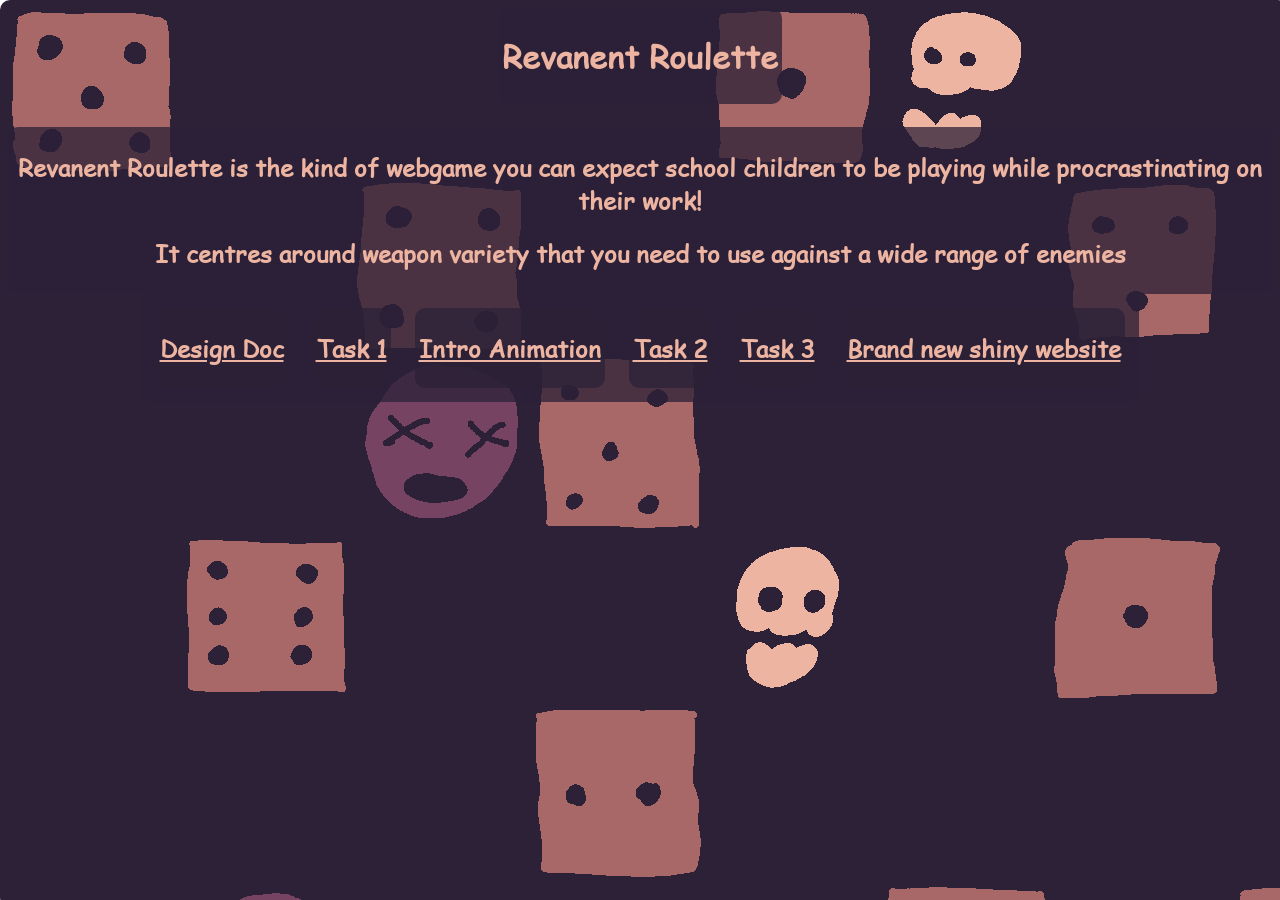
<file: index.html>
<!DOCTYPE html>
<html lang="en">
<head>
  <style type="text/css">BODY {overflow-x: hidden;}</style>
    <meta charset="UTF-8">
    <meta name="viewport" content="width=device-width, initial-scale=1.0">
    <title>Website</title>
    <link href="./reference/style.css" rel="stylesheet" type="text/css" media="all">
</head>
<body>
    <div class="bg"></div>
    <div class="tilt"><h1>Revanent Roulette</h1></div>
    <br>

    <div><h2>Revanent Roulette is the kind of webgame you can expect school children to be playing while procrastinating on their work!</h2>
    <h2>It centres around weapon variety that you need to use against a wide range of enemies</h2></div>

      <div class="container" style="display: flex; gap: 4px; align-items: flex-start;">
        <div class="span"> <a href="https://docs.google.com/document/d/1i05LZ6_iq0qqceXg2ZMIUScMhoUi9beCXJcJxLMRR4E/edit?usp=sharing" target="_blank"><h2>Design Doc</h2></a> </div>
        <div class="span"> <a href="task1.html" ><h2>Task 1</h2></a> </div>
        <div class="span"> <a href="intro.html" ><h2>Intro Animation</h2></a> </div>
        <div class="span"> <a href="task2.html" ><h2>Task 2</h2></a> </div>
        <div class="span"> <a href="https://docs.google.com/document/d/15y0MS5LcEENQ6ZeCNevjPzsUtiJtOElLWssnUKHwCOA" target="_blank"><h2>Task 3</h2></a> </div>
        <div class="span"> <a href="https://taka-school.neocities.org" target="_blank"><h2>Brand new shiny website</h2></a> </div>
      </div>

</body>
</html>
</file>
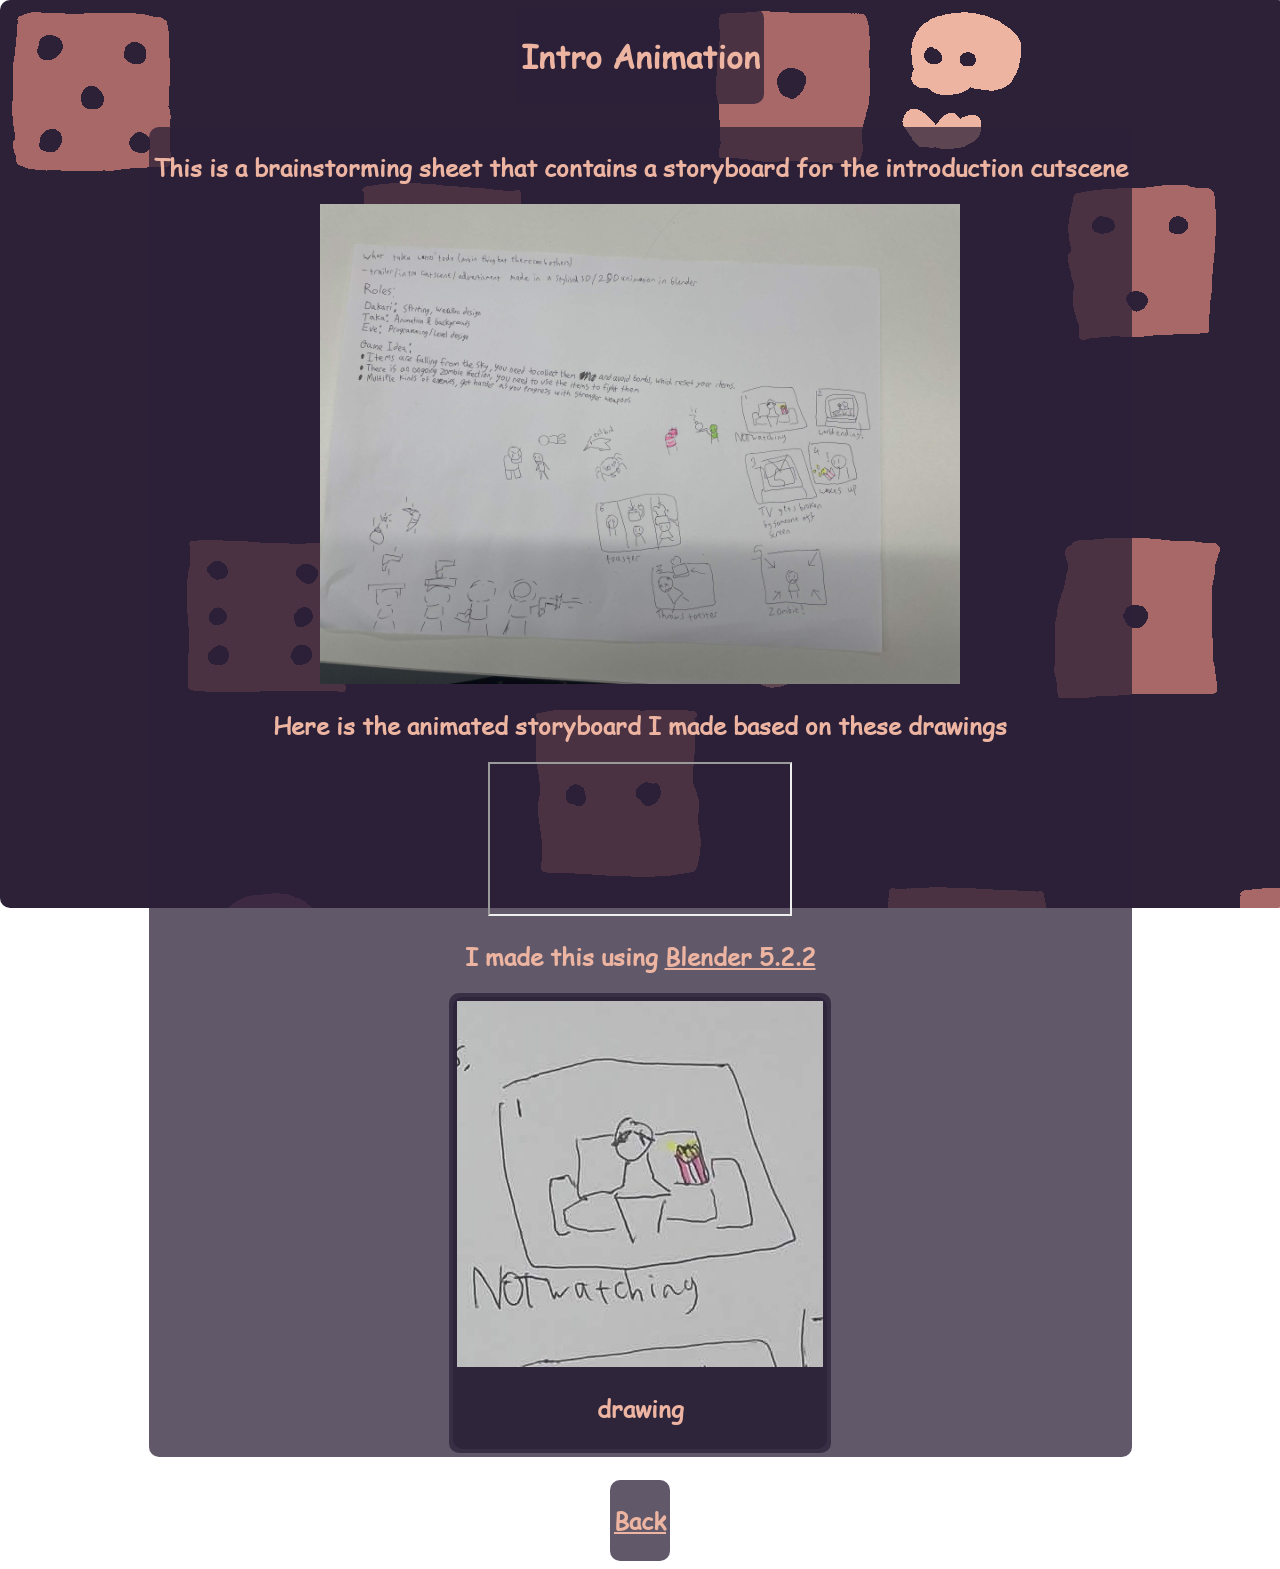
<file: intro.html>
<!DOCTYPE html>
<html lang="en">
<head>
  <style type="text/css">BODY {overflow-x: hidden;}</style>
    <meta charset="UTF-8">
    <meta name="viewport" content="width=device-width, initial-scale=1.0">
    <title>Intro</title>
    <link href="./reference/style.css" rel="stylesheet" type="text/css" media="all">
</head>
<body>
    <div class="bg"></div>
    <div class="tilt"><h1>Intro Animation</h1></div><br>

    <div><h2>This is a brainstorming sheet that contains a storyboard for the introduction cutscene</h2>
    <img src="/intro/IMG_1576.jpg" style="max-width: 640px;">
    <h2>Here is the animated storyboard I made based on these drawings</h2>
    <iframe src="https://drive.google.com/file/d/1GicbIi9w_o-rorWBOdK-TIUGvh6pI1pT/preview" width="640*2" height="360*2"></iframe>
    <h2>I made this using <a href="https://blender.org/download/", class="span">Blender 5.2.2</a></h2>
    <div class="nav-container"><div><img src="/intro/panel1.jpg" style="width: auto;"><h2>drawing</h2></div></div>
      </div>

        <br><div class="span"> <a href="index.html" ><h2>Back</h2></a> </div>
</body>
</html>
</file>
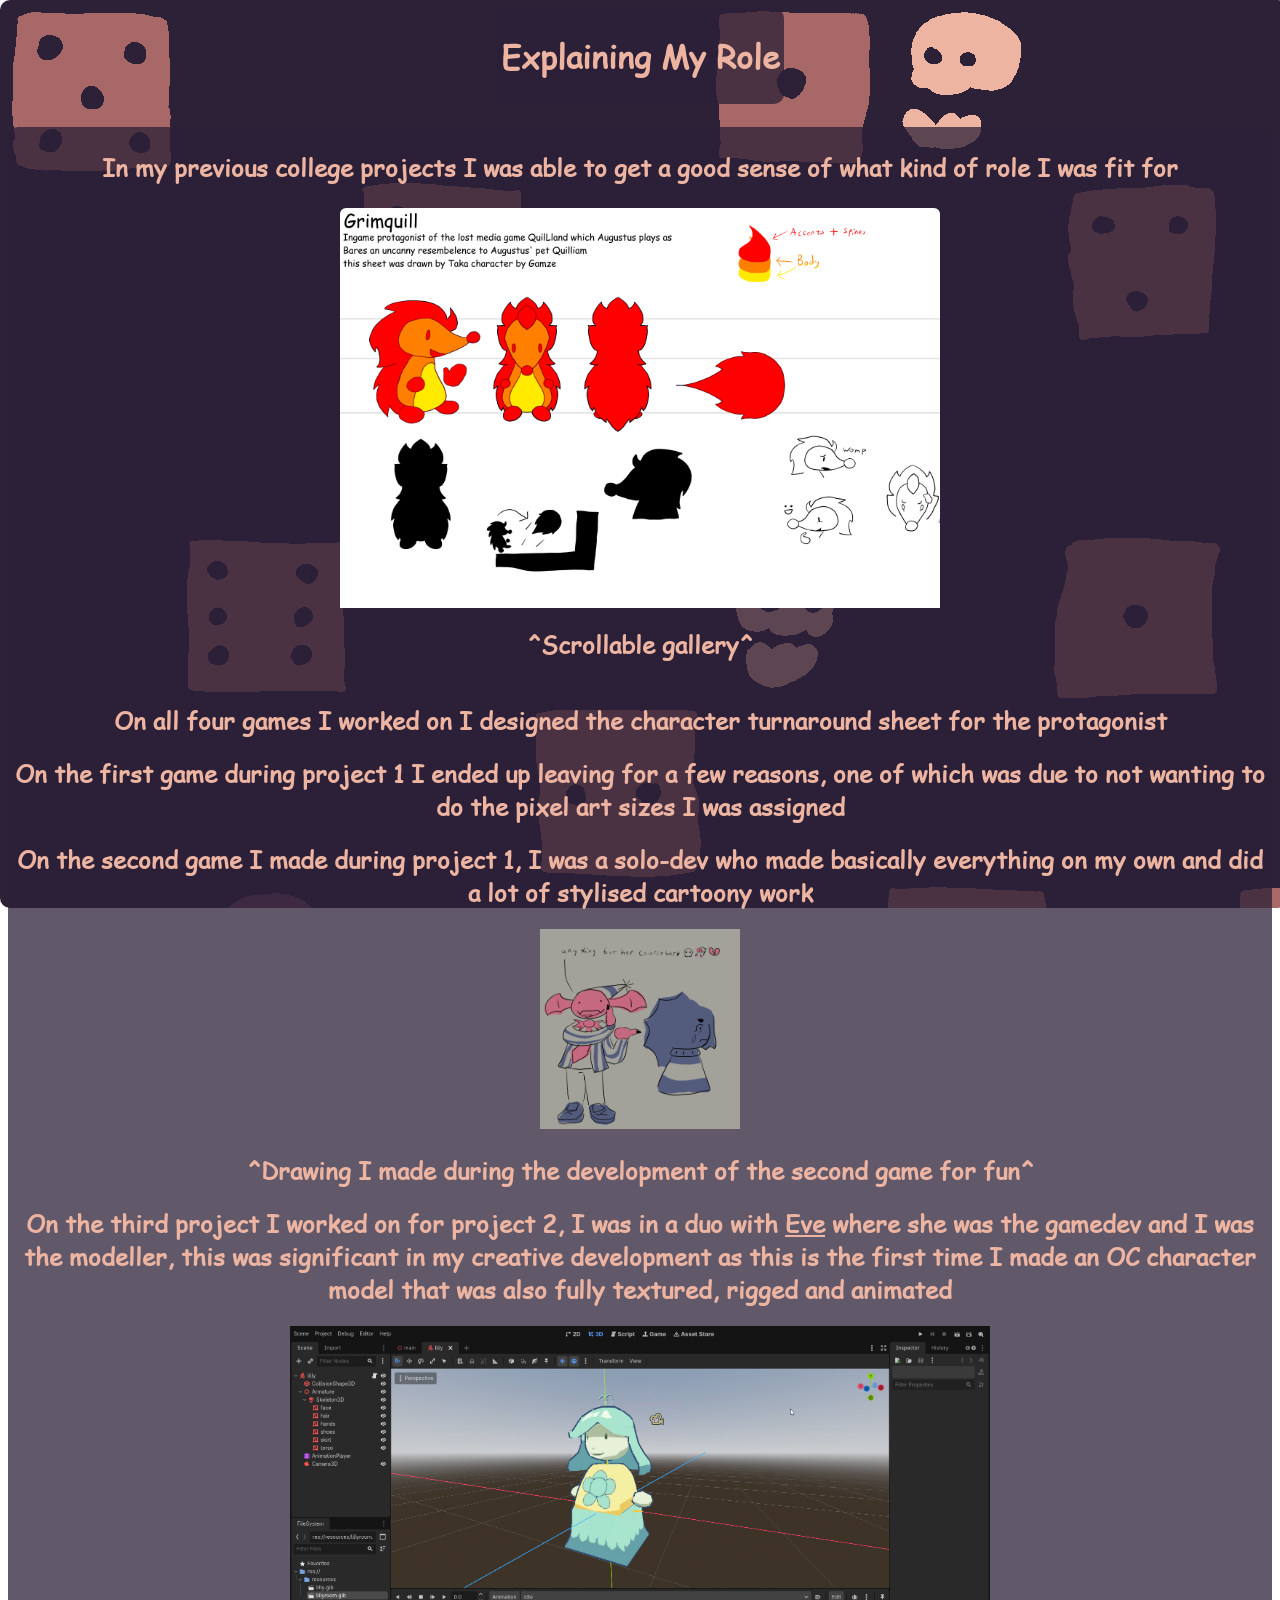
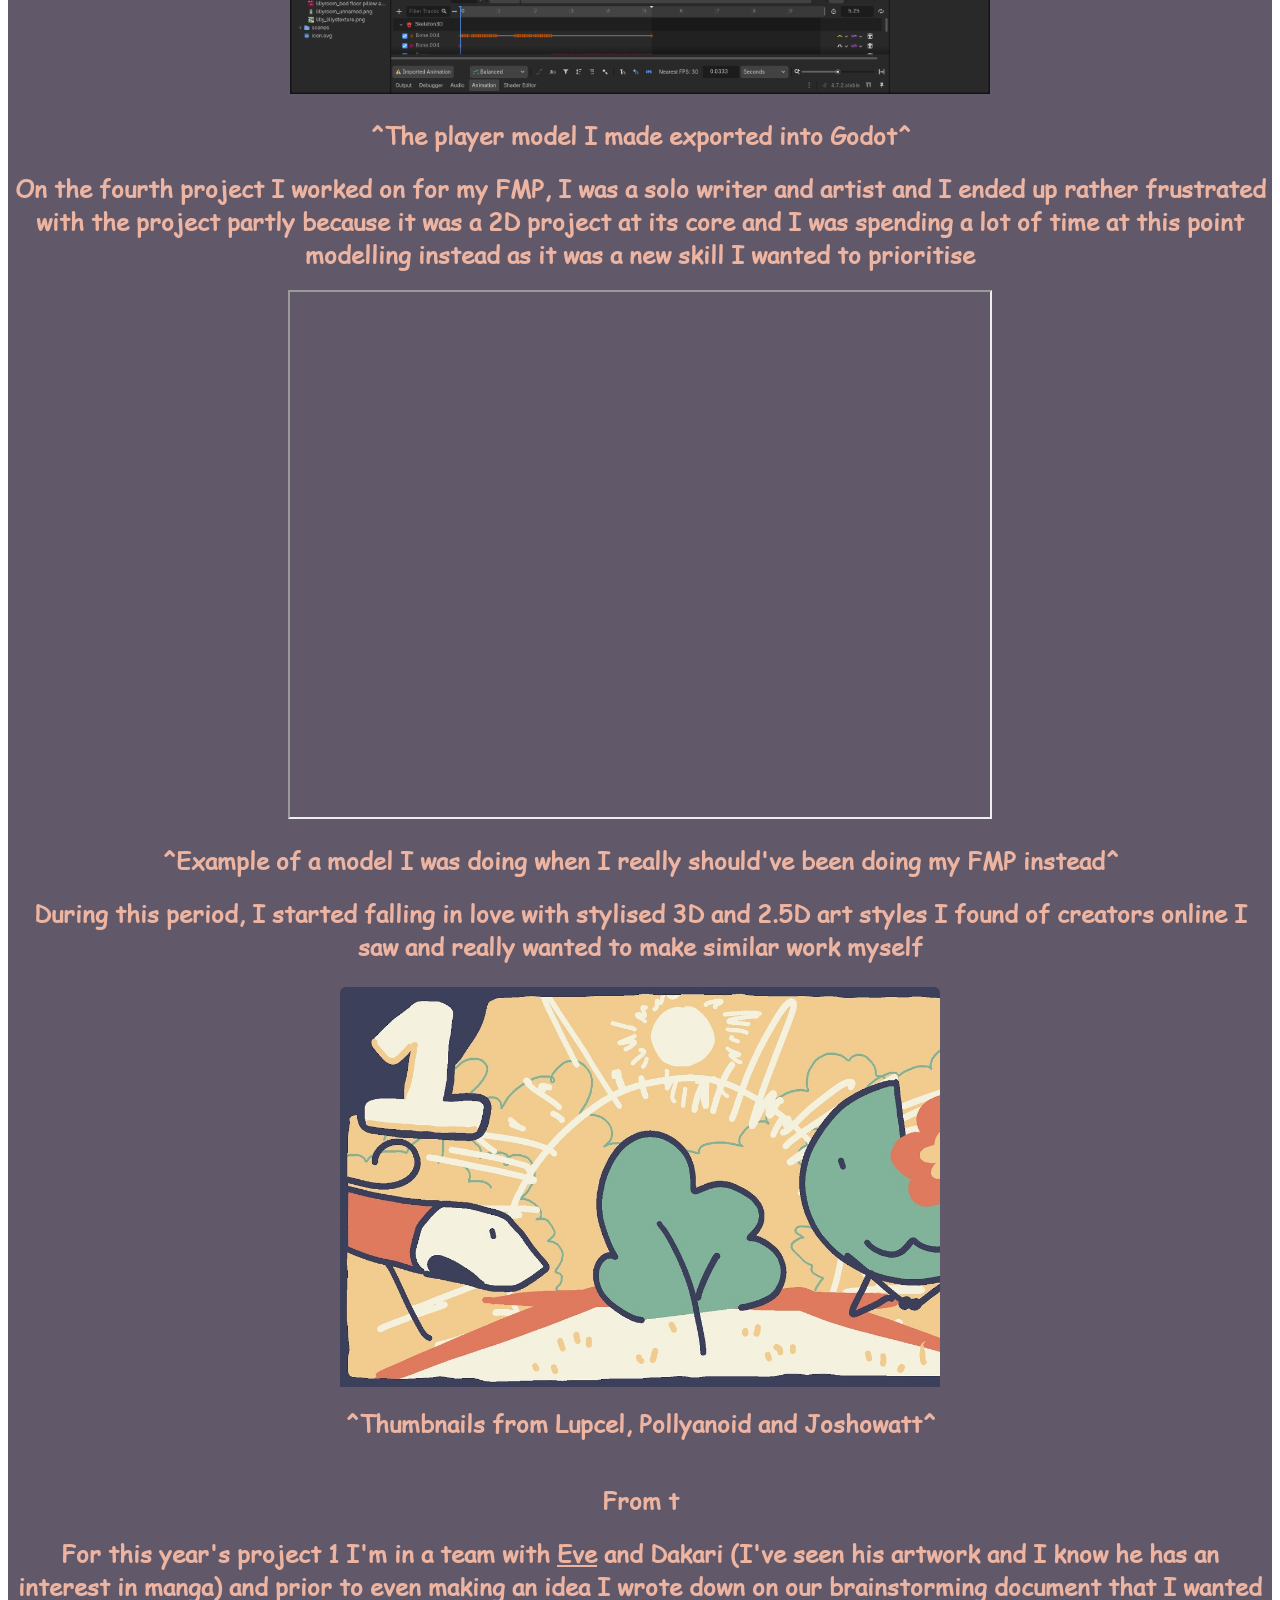
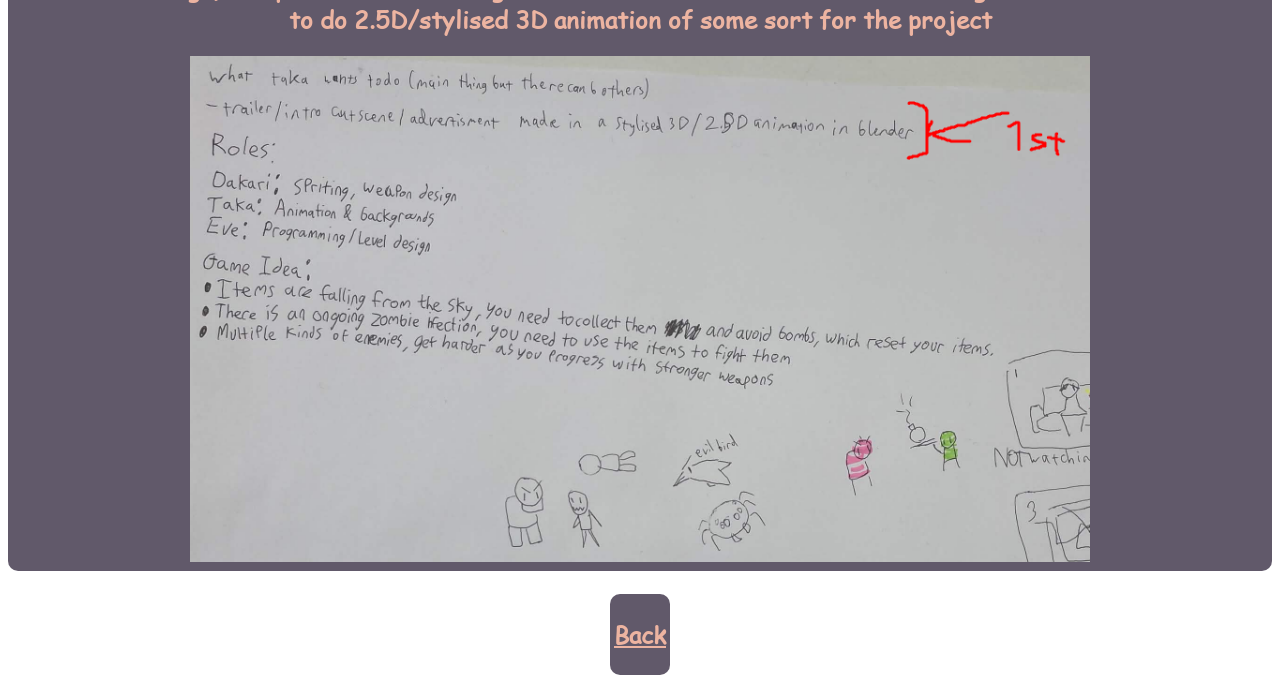
<file: role.html>
<!DOCTYPE html>
<html lang="en">
<head>
  <style type="text/css">BODY {overflow-x: hidden;}</style>
    <meta charset="UTF-8">
    <meta name="viewport" content="width=device-width, initial-scale=1.0">
    <title>My Role</title>
    <link href="./reference/style.css" rel="stylesheet" type="text/css" media="all">
</head>
<body>
    <div class="bg"></div>
    <div class="tilt"><h1>Explaining My Role</h1></div><br>

    <div style="max-width: 300;"><h2>In my previous college projects I was able to get a good sense of what kind of role I was fit for</h2>
    <div class="scroll-container">
      <img src="role/Grimquill.png">
      <img src="role/batcharactersheet.png">
      <img src="role/batspritesheet.png">
      <img src="role/lillysheet.png">
      <img src="role/unnamed.png">
      <img src="role/davi.png">
      <h2>^Scrollable gallery^</h2>
    </div>
    <h2>On all four games I worked on I designed the character turnaround sheet for the protagonist</h2>
    <h2>On the first game during project 1 I ended up leaving for a few reasons, one of which was due to not wanting to do the pixel art sizes I was assigned</h2>
    <h2>On the second game I made during project 1, I was a solo-dev who made basically everything on my own and did a lot of stylised cartoony work</h2>
    <img src="role/BAThaha.png" width="200" height="">
    <h2>^Drawing I made during the development of the second game for fun^</h2>
    <h2>On the third project I worked on for project 2, I was in a duo with <a href="https://okgetlenned.github.io" class="span">Eve</a> where she was the gamedev and I was the modeller, this was significant in my creative development as this is the first time I made an OC character model that was also fully textured, rigged and animated</h2>
    <img src="role/godot.png" width="700">
    <h2>^The player model I made exported into Godot^</h2>
    <h2>On the fourth project I worked on for my FMP, I was a solo writer and artist and I ended up rather frustrated with the project partly because it was a 2D project at its core and I was spending a lot of time at this point modelling instead as it was a new skill I wanted to prioritise</h2>
    <iframe src="https://drive.google.com/file/d/1VSQQa10WF6AjPk6IEGDn1B8RAzZuvsZ0/preview" width="700" height="525"></iframe>
    <h2>^Example of a model I was doing when I really should've been doing my FMP instead^</h2>
    <h2>During this period, I started falling in love with stylised 3D and 2.5D art styles I found of creators online I saw and really wanted to make similar work myself</h2>
    <div class="scroll-container">
      <a href="https://youtube.com/@lucpel18" target="_blank"><img src="role/lakesideparty.jpg"></a>
      <a href="https://youtube.com/@pollyanoid" target="_blank"><img src="role/lastsodaonearth.jpg"></a>
      <a href="https://youtube.com/@Joshowatt_" target="_blank"><img src="role/joshowatt.jpg"></a>
    <h2>^Thumbnails from Lupcel, Pollyanoid and Joshowatt^</h2>
    </div>
    <h2>From t</h2>
    <h2>For this year's project 1 I'm in a team with <a href="https://okgetlenned.github.io" class="span">Eve</a> and Dakari (I've seen his artwork and I know he has an interest in manga) and prior to even making an idea I wrote down on our brainstorming document that I wanted to do 2.5D/stylised 3D animation of some sort for the project</h2>
    <img src="role/brainstorm.png" width="900">
    </div>

        <br><div class="span"> <a href="index.html" ><h2>Back</h2></a> </div>
</body>
</html>
</file>
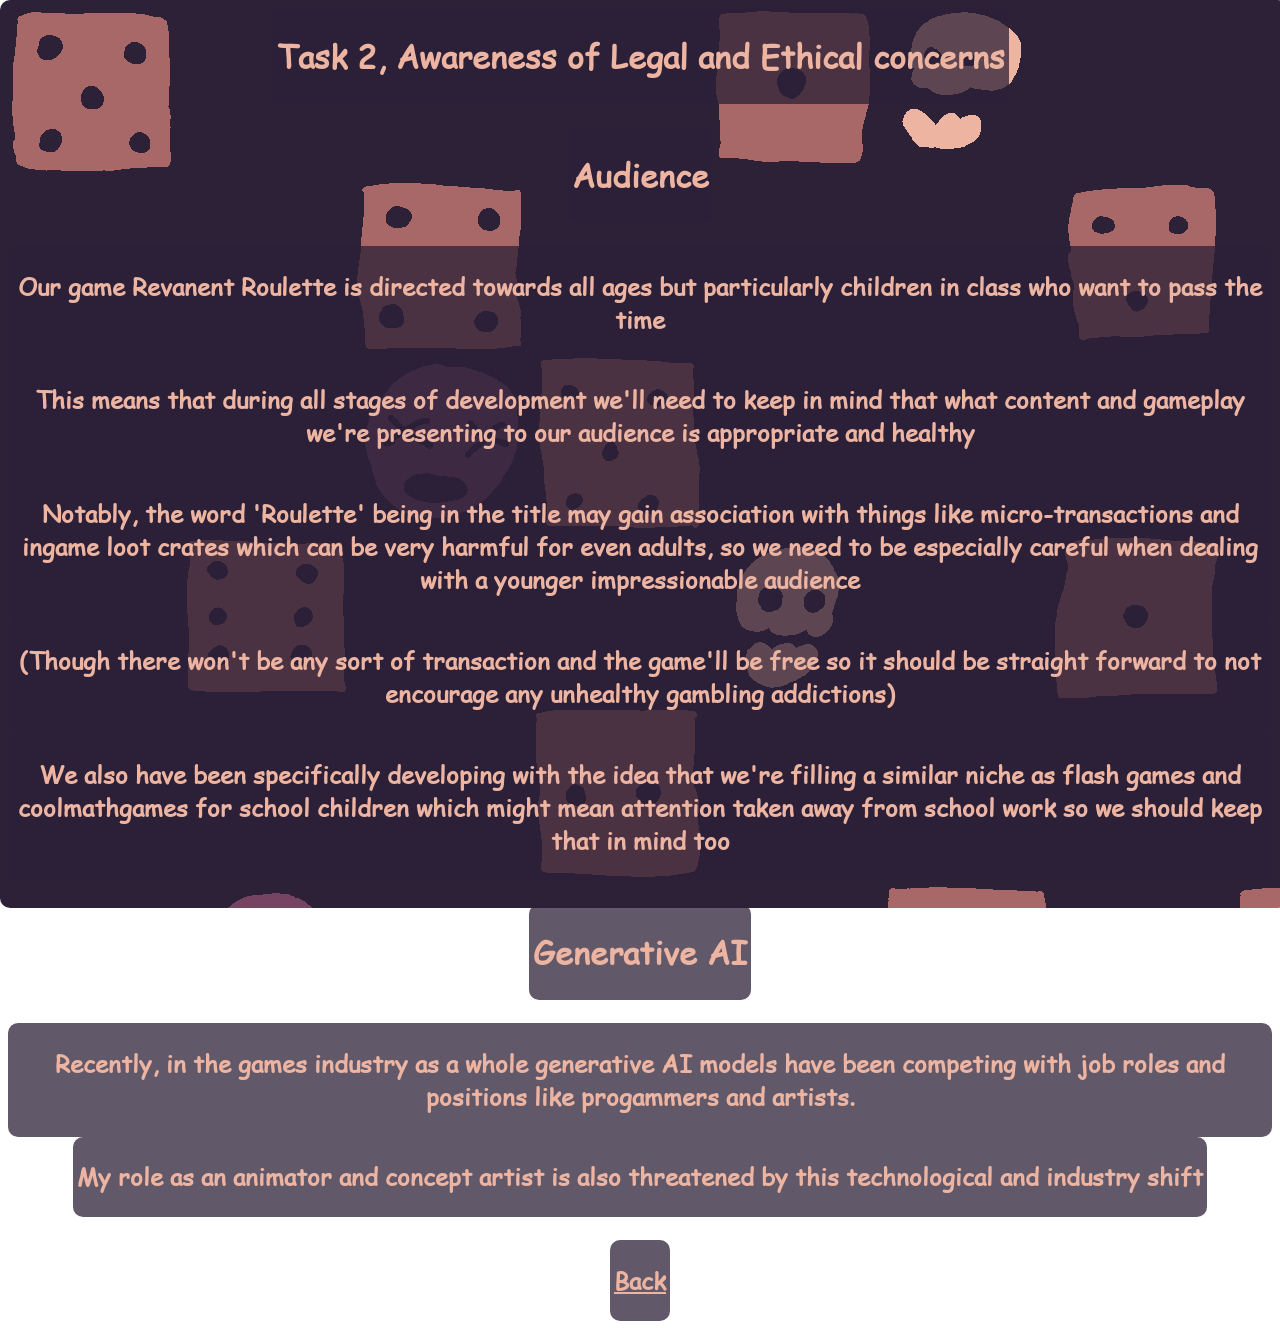
<file: task3.html>
<!DOCTYPE html>
<html lang="en">
<head>
  <style type="text/css">BODY {overflow-x: hidden;}</style>
    <meta charset="UTF-8">
    <meta name="viewport" content="width=device-width, initial-scale=1.0">
    <title>Legal & Ethical Concerns</title>
    <link href="./reference/style.css" rel="stylesheet" type="text/css" media="all">
</head>
<body>
    <div class="bg"></div>
    <div class="tilt"><h1>Task 2, Awareness of Legal and Ethical concerns</h1></div><br>

    <div><h1>Audience</h1></div><br>
    <div><h2>Our game Revanent Roulette is directed towards all ages but particularly children in class who want to pass the time</h2></div>
    <div><h2>This means that during all stages of development we'll need to keep in mind that what content and gameplay we're presenting to our audience is appropriate and healthy</h2></div>
    <div><h2>Notably, the word 'Roulette' being in the title may gain association with things like micro-transactions and ingame loot crates which can be very harmful for even adults, so we need to be especially careful when dealing with a younger impressionable audience</h2></div>
    <div><h2>(Though there won't be any sort of transaction and the game'll be free so it should be straight forward to not encourage any unhealthy gambling addictions)</h2></div>
    <div><h2>We also have been specifically developing with the idea that we're filling a similar niche as flash games and coolmathgames for school children which might mean attention taken away from school work so we should keep that in mind too</h2></div>

    <br><div><h1>Generative AI</h1></div><br>
    <div><h2>Recently, in the games industry as a whole generative AI models have been competing with job roles and positions like progammers and artists.</h2></div>
    <div><h2>My role as an animator and concept artist is also threatened by this technological and industry shift</h2></div>

    <br><div class="span"> <a href="index.html" ><h2>Back</h2></a> </div>
</body>
</html>
</file>
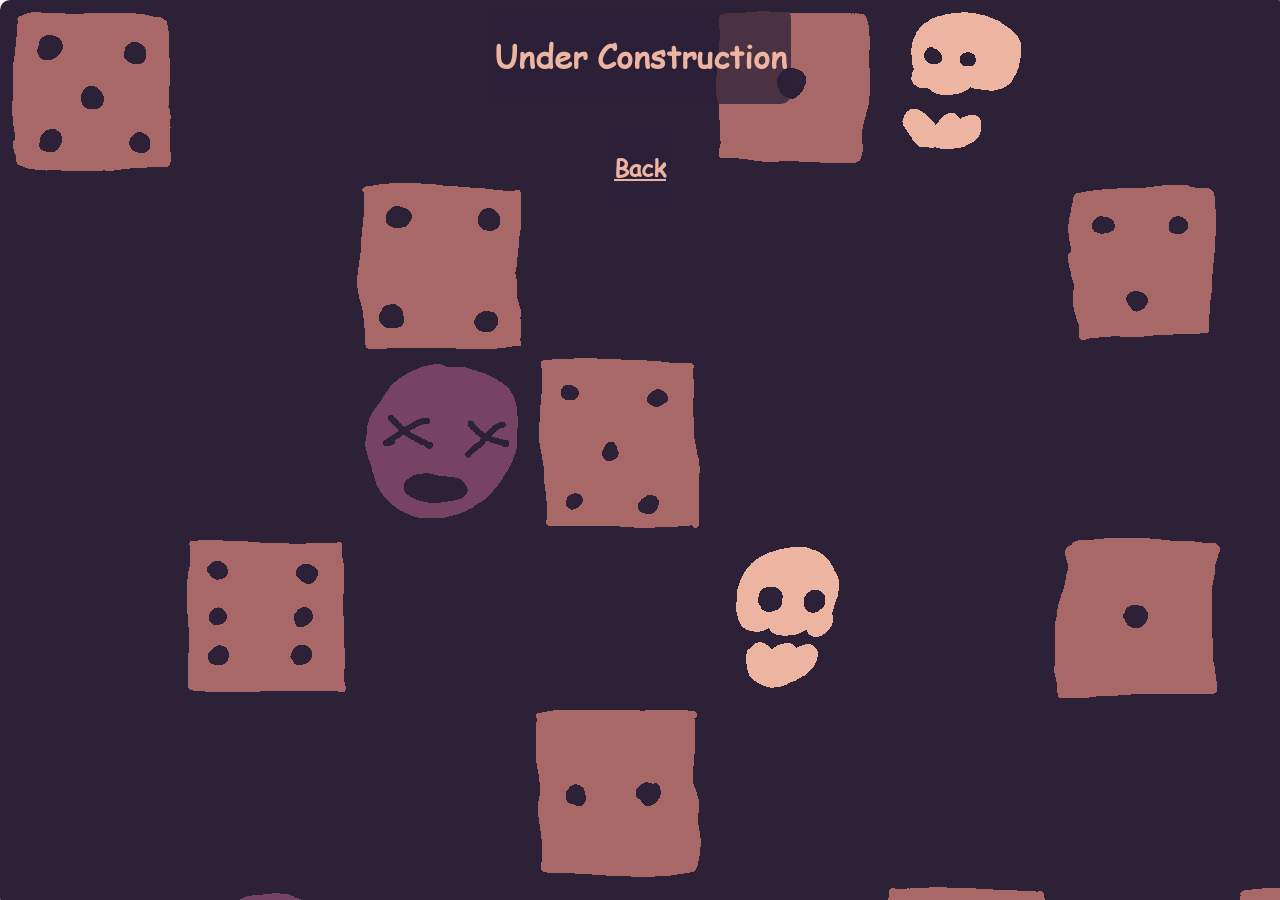
<file: WIP.html>
<!DOCTYPE html>
<html lang="en">
<head>
  <style type="text/css">BODY {overflow-x: hidden;}</style>
    <meta charset="UTF-8">
    <meta name="viewport" content="width=device-width, initial-scale=1.0">
    <title>Under Construction</title>
    <link href="./reference/style.css" rel="stylesheet" type="text/css" media="all">
</head>
<body>
    <div class="bg"></div>
    <div class="tilt"><h1>Under Construction</h1></div>
    <br>

        <div class="span"> <a href="index.html" ><h2>Back</h2></a> </div>

</body>
</html>
</file>
<file: reference/style.css>
@font-face {
    font-family: 'ComicSansMS';
    src: url('ComicSansMS.ttf') format('truetype');
    font-weight: normal;
    font-style: normal;
}

body {
    font-family: 'ComicSansMS', 'ComicSansMS', cursive, sans-serif;
    color: #edb4a1;
    text-align: center;
    border-radius: 8px;
}

a,
a:visited,
a:hover,
a:active {
    color: inherit;
}

div {
    background-color: #2c2137be;
    width: fit-content;
    height: fit-content;
    margin: auto;
    border: 4px solid transparent;
    border-radius: 10px
}

.nav-container {
    background-color: #2c2137be;
    display: flex;
    flex-wrap: wrap;
    justify-content: center;
}

@media (max-width: 600px) {
  .container {
    display: flex;
    flex-direction: row;
    flex-wrap: wrap;
    justify-content: center;
  }
  .container div {
    margin: 4px 8px;
  }

  .container h2 {
    font-size: 1em;
  }
}

@media (min-width: 900px) {
  .posey-img {
    width: 400px;
  }
}

.content-block {
  max-width: 300px;
  margin: 0 auto;
}

@media (min-width: 900px) {
  .content-block {
    max-width: 700px;
  }
}

.container {
    margin: 10px;
    width: fit-content;
    height: fit-content;
    margin: auto;
    border: 4px solid transparent;
    border-radius: 10px
}

.container div {
  margin: 10px;
  display: flex;
  flex-direction: row;
  flex-wrap: wrap;
  justify-content: center;
  gap: 10px;
}

                .bg {
            position: fixed;
            top: 0;
            left: 0;
            width: 100%;
            height: 100%;
            z-index: -1;
            background-image: url('bg.png');
            background-size: 1920px 1080px;
            background-repeat: repeat-x: repeat-y;
            background-position: 0 0;
            animation: scrollRight 16s linear infinite;
        }

        @keyframes scrollRight {
            0% { 
                background-position: 0 0; 
            }
            100% { 
                background-position: 1920px 0; 
            }
        }

        .content {
            position: relative;
            z-index: 1;
            color: #2c213744;
            padding: 20px;
        }

.img-sliderighthover {
	-webkit-transition: .5s ease-in-out;
	transition: .5s ease-in-out;
}
  
.img-sliderighthover:hover {
  	margin-left: 30px
}

.img-hearthover {
  transition: all 0.5s;
display: inline-block;
transition: 1s ease;
-webkit-mask-image: url(https://dl.dropbox.com/s/2kih8ox9q2czjeg/pngfind.com-kawaii-transparent-png-621355.png);
-webkit-mask-size: 220%;
-webkit-mask-repeat: no-repeat;
-webkit-mask-position: center;
}

.img-hearthover:hover{
  transition: all 0.5s;
-webkit-mask-image: url(https://dl.dropbox.com/s/2kih8ox9q2czjeg/pngfind.com-kawaii-transparent-png-621355.png);
-webkit-mask-size: 100%;
-webkit-mask-repeat: no-repeat;
-webkit-mask-position: center;
}

.img-starhover {
 transform:rotate(0deg);
transition:0.3s;
}

.img-starhover:hover{
  -webkit-mask-size: 100%;
  transform:rotate(-15deg);
  transition:0.3s;
  max-width: 300px;
}

.scroll-container {
  background-color: transparent;
  overflow-x: auto;
  overflow-y: hidden;
  white-space: nowrap;
  max-width: 300px;
}

@media (min-width: 900px) {
  .scroll-container {
    max-width: 600px;
  }
}

.scroll-container img {
    display: inline-block;
    max-height: 400px;
    vertical-align: top;
}

@keyframes shake {
  0%   { transform: translate(0, 0); }
  20%  { transform: translate(0, 10px); }
  40%  { transform: translate(0, 0px); }
  60%  { transform: translate(0, 10px); }
  80%  { transform: translate(0, 0); }
  100% { transform: translate(0, 10px); }
}

.shake {
  animation: shake 0.4s ease !important;
}

#container {
    display: flex;
    flex-direction: row;
    flex-wrap: wrap;
    justify-content: center;
    gap: 10px;
}

@media (max-width: 600px) {
  #container {
    flex-direction: column;
    align-items: center;
  }
}
  .container .item {
    padding: 20px;
    border-radius: 6px;
    display: flex;
    flex-direction: column;
    align-items: center;
  }

.img-shakehover:hover {
animation: shake 0.5s; 
animation-iteration-count: infinite; 
-webkit-transition: .5s ease-in; 
} 
 
@keyframes shake {
0% { transform: translate(1px, 1px) rotate(0deg); }
10% { transform: translate(-1px, -2px) rotate(-1deg); }
20% { transform: translate(-3px, 0px) rotate(1deg); }
30% { transform: translate(3px, 2px) rotate(0deg); }
40% { transform: translate(1px, -1px) rotate(1deg); }
50% { transform: translate(-1px, 2px) rotate(-1deg); }
60% { transform: translate(-3px, 1px) rotate(0deg); }
70% { transform: translate(3px, 1px) rotate(-1deg); }
80% { transform: translate(-1px, -1px) rotate(1deg); }
90% { transform: translate(1px, 2px) rotate(0deg); }
100% { transform: translate(1px, -2px) rotate(-1deg); }
} 
 
.img-saturatedhover {
  filter: saturate(100%);
transition: .25s ease-out;
}
  
.img-saturatedhover:hover {
  filter: saturate(200%);
transition: .25s ease-in;
}

.img-infinitebouncehover {
  -webkit-animation-duration: 1s;
  animation-duration: 1s;
  -webkit-animation-fill-mode: both;
  animation-fill-mode: both;
  -webkit-animation-timing-function: ease-in-out;
  animation-timing-function: ease-in-out;
  -webkit-animation-iteration-count: infinite;
  animation-iteration-count: infinite;
}

.img-infinitebouncehover:hover {
  -webkit-animation-name: bounces;
  animation-name: bounces;
}

@-webkit-keyframes bounces {
  0%, 100%, 20%, 50%, 80% {
    -webkit-transform: translateY(0);
    transform: translateY(0);
  }
  40% {
    -webkit-transform: translateY(-30px);
    transform: translateY(-30px);
  }
  60% {
    -webkit-transform: translateY(-15px);
    transform: translateY(-15px);
  }
}

@keyframes bounces {
  0%, 100%, 20%, 50%, 80% {
    -webkit-transform: translateY(0);
    transform: translateY(0);
  }
  40% {
    -webkit-transform: translateY(-30px);
    transform: translateY(-30px);
  }
  60% {
    -webkit-transform: translateY(-15px);
    transform: translateY(-15px);
  }
}

.img-flip:hover {
  transform: scaleX(-1);
}

.container div.text,
.container div.text1,
.container div.text2,
.container div.text3 {
  flex-direction: column;
  align-items: center;
}

.text h2, .text1 h2, .text2 h2, .text3 h2 { margin: 4px 0 0; }

.text::before {
transform: scaleX(0);
transform-origin: bottom right;
}

.text:hover::before {
transform: scaleX(1);
transform-origin: bottom left;
}

.text::before {

content: " ";
display: block;
position: absolute;
top: 0; right: 0; bottom: 0; left: 0;
inset: 0 0 0 0;
background: #c55de3;
z-index: -1;
transition: transform .5s ease;
}

.text {
position: relative;
}

#tilt {
  text-align: center;
  animation: tilt 1s infinite alternate;
}

@keyframes tilt {
  from { transform: rotate(5deg); }
  to { transform: rotate(-5deg); }
}

 .span{ 
   box-shadow: inset 0 0 0 0 #edb4a1; 
   -webkit-transition: all ease 0.5s; 
   -moz-transition: all ease 0.5s; transition: all ease 0.5s;
  }
  
.span:hover { 
    box-shadow: inset 0 50px 0 0 #2c2137; 
    color:#a96868;
  }
.tilt {
  text-align: center;
  animation: tilt 1s infinite alternate;
}

@keyframes tilt {
  from { transform: rotate(5deg); }
  to { transform: rotate(-5deg); }
}

.bounc { 
position: relative;
top: 0;
animation: bounc 0.3s ease infinite alternate;
}

@keyframes bounc {
100% {
top: -.50rem;
}
}
.media-stack {
  display: flex;
  flex-direction: column;
  align-items: center;
  background-color: transparent;
}
</file>
